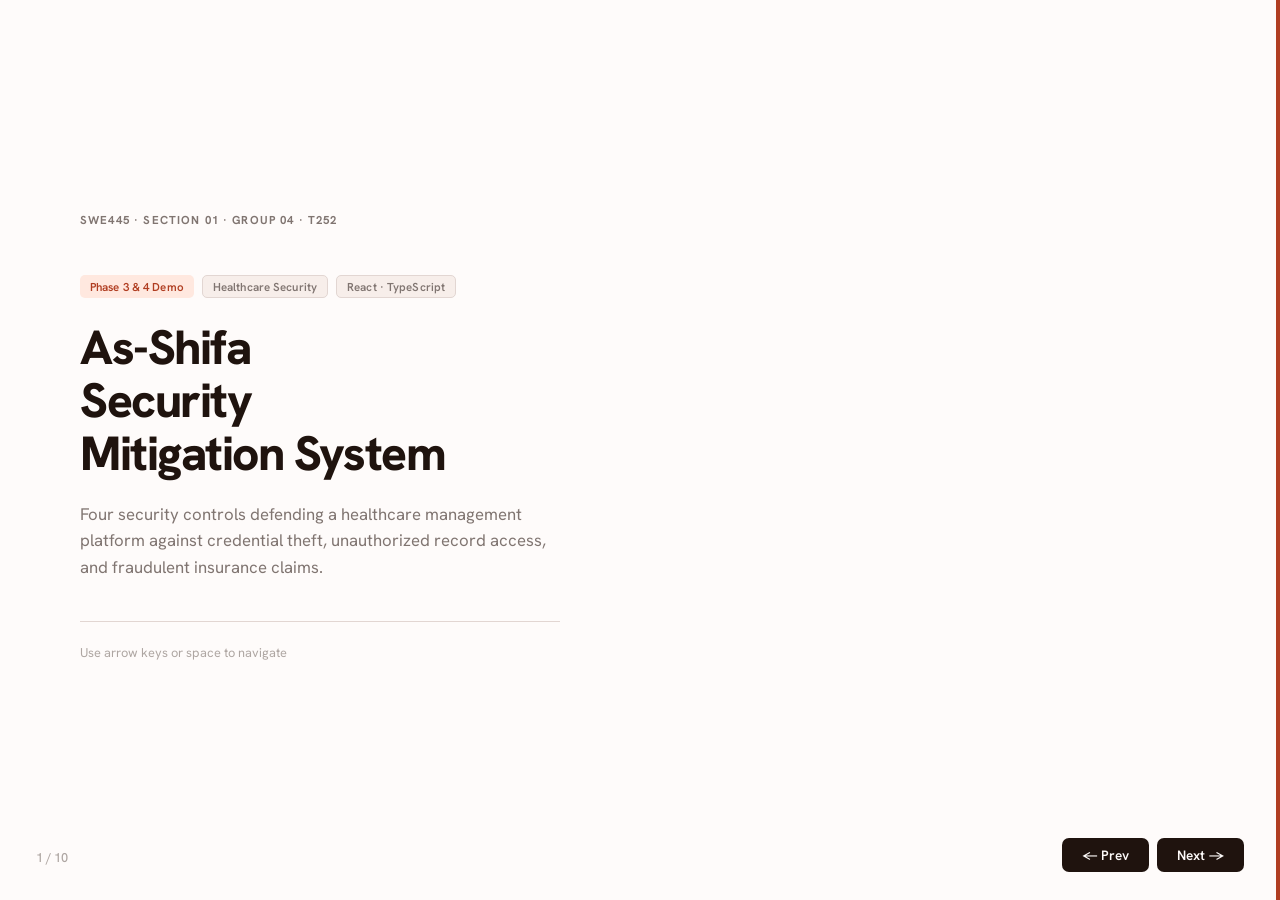
<file: presentation.html>
<!DOCTYPE html>
<html lang="en">
<head>
<meta charset="UTF-8">
<meta name="viewport" content="width=device-width, initial-scale=1.0">
<title>SWE445 Phase 4 — As-Shifa Security System</title>
<link rel="preconnect" href="https://fonts.googleapis.com">
<link rel="preconnect" href="https://fonts.gstatic.com" crossorigin>
<link href="https://fonts.googleapis.com/css2?family=Hanken+Grotesk:wght@300;400;500;600;700;800&display=swap" rel="stylesheet">
<style>
:root {
  --canvas:        oklch(99% 0.004 42);
  --paper:         oklch(97.5% 0.008 42);
  --surface:       oklch(95.5% 0.011 42);
  --surface-2:     oklch(93% 0.014 42);
  --border:        oklch(88.5% 0.015 42);
  --border-strong: oklch(80% 0.019 42);
  --ink:           oklch(20% 0.022 42);
  --ink-2:         oklch(37% 0.019 42);
  --muted:         oklch(57% 0.015 42);
  --subtle:        oklch(73% 0.011 42);
  --accent:        oklch(52% 0.155 35);
  --accent-hover:  oklch(46% 0.148 35);
  --accent-light:  oklch(95.5% 0.038 35);
  --accent-dim:    oklch(92% 0.046 35);
  --sage:          oklch(58% 0.13 155);
  --sage-light:    oklch(95.5% 0.036 155);
  --amber:         oklch(74% 0.13 75);
  --amber-light:   oklch(96% 0.030 75);
  --red:           oklch(55% 0.18 25);
  --red-light:     oklch(96% 0.030 25);
}

* { box-sizing: border-box; margin: 0; padding: 0; }

body {
  font-family: 'Hanken Grotesk', system-ui, sans-serif;
  background: var(--paper);
  color: var(--ink);
  -webkit-font-smoothing: antialiased;
}

/* ── Slide shell ── */
.slide {
  display: none;
  min-height: 100vh;
  padding: 56px 80px 80px;
  flex-direction: column;
  justify-content: center;
  animation: fade-up 0.35s cubic-bezier(0.22,1,0.36,1) forwards;
}
.slide.active { display: flex; }

@keyframes fade-up {
  from { opacity: 0; transform: translateY(8px); }
  to   { opacity: 1; transform: translateY(0); }
}

/* ── Typography ── */
h1 {
  font-size: 3rem;
  font-weight: 800;
  letter-spacing: -0.03em;
  line-height: 1.1;
  color: var(--ink);
}
h2 {
  font-size: 1.75rem;
  font-weight: 700;
  letter-spacing: -0.02em;
  color: var(--ink);
  margin-bottom: 28px;
  padding-bottom: 16px;
  border-bottom: 1px solid var(--border);
}
h3 {
  font-size: 1rem;
  font-weight: 700;
  letter-spacing: -0.01em;
  color: var(--ink);
  margin-bottom: 10px;
}
p { font-size: 0.95rem; line-height: 1.7; color: var(--muted); }
code {
  font-family: ui-monospace, 'Cascadia Code', monospace;
  font-size: 0.82rem;
  background: var(--surface);
  border: 1px solid var(--border);
  border-radius: 4px;
  padding: 1px 6px;
  color: var(--accent);
}

/* ── Tags ── */
.tag {
  display: inline-flex; align-items: center;
  padding: 3px 10px; border-radius: 5px;
  font-size: 0.72rem; font-weight: 600;
  letter-spacing: 0.01em;
}
.tag-accent  { background: var(--accent-light);  color: var(--accent); }
.tag-sage    { background: var(--sage-light);     color: var(--sage); }
.tag-amber   { background: var(--amber-light);    color: oklch(52% 0.15 75); }
.tag-red     { background: var(--red-light);      color: var(--red); }
.tag-neutral { background: var(--surface); color: var(--muted); border: 1px solid var(--border); }

/* ── Cards ── */
.card {
  background: var(--canvas);
  border: 1px solid var(--border);
  border-radius: 10px;
  padding: 20px;
  transition: border-color 0.18s, box-shadow 0.18s;
}
.card-accent { border-color: var(--accent-light); background: var(--accent-light); }
.card-sage   { border-color: var(--sage-light);   background: var(--sage-light); }
.card-amber  { border-color: var(--amber-light);  background: var(--amber-light); }

/* ── Layouts ── */
.grid2 { display: grid; grid-template-columns: 1fr 1fr; gap: 32px; }
.grid3 { display: grid; grid-template-columns: repeat(3,1fr); gap: 20px; }
.grid4 { display: grid; grid-template-columns: repeat(4,1fr); gap: 16px; }

/* ── Lists ── */
ul { list-style: none; padding: 0; }
ul li {
  padding: 6px 0 6px 20px;
  position: relative;
  color: var(--ink-2);
  font-size: 0.92rem;
  line-height: 1.5;
}
ul li::before { content: "—"; position: absolute; left: 0; color: var(--subtle); }

/* ── Metric numbers ── */
.metric { text-align: center; }
.metric-num { font-size: 2.8rem; font-weight: 800; color: var(--accent); letter-spacing: -0.04em; line-height: 1; }
.metric-label { font-size: 0.72rem; font-weight: 600; color: var(--muted); text-transform: uppercase; letter-spacing: 0.06em; margin-top: 6px; }

/* ── Divider ── */
.divider { height: 1px; background: var(--border); margin: 20px 0; }

/* ── Threat rows ── */
.threat-row {
  display: flex; align-items: flex-start; gap: 16px;
  padding: 18px 20px;
  background: var(--canvas);
  border: 1px solid var(--border);
  border-radius: 10px;
  margin-bottom: 12px;
}
.threat-icon { font-size: 1.4rem; margin-top: 2px; flex-shrink: 0; }
.threat-name { font-size: 0.95rem; font-weight: 700; color: var(--ink); }
.threat-desc { font-size: 0.8rem; color: var(--muted); margin-top: 2px; }
.arrow { color: var(--border-strong); font-size: 1.2rem; flex-shrink: 0; margin-top: 4px; }
.mit-chips { display: flex; flex-direction: column; gap: 5px; }
.mit-chip {
  font-size: 0.77rem; font-weight: 600; color: var(--accent);
  background: var(--accent-light);
  border-radius: 5px; padding: 3px 9px;
  white-space: nowrap;
}

/* ── Test table ── */
table { width: 100%; border-collapse: collapse; font-size: 0.82rem; }
thead th {
  background: var(--surface);
  border-bottom: 1px solid var(--border-strong);
  padding: 10px 14px;
  text-align: left;
  font-weight: 700;
  font-size: 0.72rem;
  letter-spacing: 0.05em;
  text-transform: uppercase;
  color: var(--muted);
}
tbody td {
  padding: 9px 14px;
  border-bottom: 1px solid var(--border);
  color: var(--ink-2);
  vertical-align: top;
}
tbody tr:hover td { background: var(--surface); }
.pass { color: var(--sage); font-weight: 700; }
.fail { color: var(--red); font-weight: 700; }
.type-normal   { color: var(--accent); font-weight: 600; }
.type-invalid  { color: var(--red); font-weight: 600; }
.type-boundary { color: var(--amber); font-weight: 600; }
.type-edge     { color: var(--muted); font-weight: 600; }

/* ── DB table ── */
.db-card {
  background: var(--canvas);
  border: 1px solid var(--border);
  border-radius: 10px;
  overflow: hidden;
  margin-bottom: 16px;
}
.db-card-header {
  background: var(--surface);
  border-bottom: 1px solid var(--border);
  padding: 10px 16px;
  font-size: 0.8rem;
  font-weight: 700;
  color: var(--ink);
  letter-spacing: -0.01em;
}
.db-row {
  padding: 7px 16px;
  border-bottom: 1px solid var(--border);
  font-family: ui-monospace, monospace;
  font-size: 0.78rem;
  color: var(--ink-2);
  display: flex; gap: 10px; align-items: center;
}
.db-row:last-child { border-bottom: none; }
.pk { color: var(--accent); font-weight: 700; background: var(--accent-light); padding: 1px 5px; border-radius: 3px; font-size: 0.68rem; }
.fk { color: var(--sage); font-weight: 700; background: var(--sage-light); padding: 1px 5px; border-radius: 3px; font-size: 0.68rem; }
.ak { color: oklch(52% 0.15 75); font-weight: 700; background: var(--amber-light); padding: 1px 5px; border-radius: 3px; font-size: 0.68rem; }

/* ── Feature card ── */
.feature-card {
  background: var(--canvas);
  border: 1px solid var(--border);
  border-radius: 10px;
  padding: 22px;
  transition: border-color 0.18s, box-shadow 0.18s;
}
.feature-card:hover { border-color: var(--border-strong); box-shadow: 0 3px 16px oklch(20% 0.022 42 / 0.05); }
.feature-icon { font-size: 1.8rem; margin-bottom: 10px; display: block; }
.feature-title { font-size: 0.95rem; font-weight: 700; color: var(--ink); margin-bottom: 4px; }
.feature-sub { font-size: 0.78rem; color: var(--muted); }

/* ── Section label ── */
.section-label {
  font-size: 0.7rem; font-weight: 700; color: var(--muted);
  text-transform: uppercase; letter-spacing: 0.08em;
  margin-bottom: 16px;
}

/* ── Req list ── */
.req-row {
  display: flex; align-items: flex-start; gap: 10px;
  padding: 9px 0;
  border-bottom: 1px solid var(--border);
  font-size: 0.85rem;
}
.req-row:last-child { border-bottom: none; }
.req-id { font-weight: 700; color: var(--accent); flex-shrink: 0; width: 72px; }
.req-text { color: var(--ink-2); line-height: 1.45; }

/* ── Navigation ── */
.nav-bar {
  position: fixed; bottom: 28px; right: 36px;
  display: flex; align-items: center; gap: 8px; z-index: 100;
}
.nav-btn {
  background: var(--ink);
  border: none; color: var(--canvas);
  padding: 8px 20px; border-radius: 7px;
  cursor: pointer; font-size: 0.85rem; font-weight: 600;
  font-family: 'Hanken Grotesk', sans-serif;
  transition: background 0.14s;
}
.nav-btn:hover { background: var(--ink-2); }
.slide-counter {
  position: fixed; bottom: 34px; left: 36px;
  color: var(--subtle); font-size: 0.8rem; font-weight: 500;
}

/* ── Title slide ── */
.slide-title {
  background: var(--canvas);
  border-right: 4px solid var(--accent);
}

/* ── Wordmark ── */
.wordmark {
  font-size: 0.72rem; font-weight: 700; color: var(--muted);
  text-transform: uppercase; letter-spacing: 0.1em;
  margin-bottom: 48px;
}

/* ── Step pills ── */
.step-row { display: flex; align-items: center; gap: 10px; margin-bottom: 10px; }
.step-num {
  width: 22px; height: 22px; border-radius: 50%;
  background: var(--accent); color: white;
  font-size: 0.7rem; font-weight: 700;
  display: flex; align-items: center; justify-content: center;
  flex-shrink: 0;
}
.step-text { font-size: 0.88rem; color: var(--ink-2); }
</style>
</head>
<body>

<!-- ── SLIDE 1: Title ── -->
<div class="slide slide-title active" id="s1">
  <div class="wordmark">SWE445 · Section 01 · Group 04 · T252</div>
  <div style="max-width:680px">
    <div style="display:flex;gap:8px;margin-bottom:24px;flex-wrap:wrap">
      <span class="tag tag-accent">Phase 3 &amp; 4 Demo</span>
      <span class="tag tag-neutral">Healthcare Security</span>
      <span class="tag tag-neutral">React · TypeScript</span>
    </div>
    <h1>As-Shifa<br>Security<br>Mitigation System</h1>
    <p style="margin-top:20px;max-width:480px;font-size:1.05rem;line-height:1.6">
      Four security controls defending a healthcare management platform against credential theft, unauthorized record access, and fraudulent insurance claims.
    </p>
    <div class="divider" style="margin-top:40px;max-width:480px"></div>
    <p style="font-size:0.8rem;color:var(--subtle)">Use arrow keys or space to navigate</p>
  </div>
</div>

<!-- ── SLIDE 2: System Overview ── -->
<div class="slide" id="s2">
  <h2>System Overview</h2>
  <div class="grid2" style="align-items:start">
    <div>
      <p class="section-label">What was built</p>
      <p style="margin-bottom:20px">A frontend security demonstration for a healthcare platform. Four interactive modules each implement a specific security control from the SRS.</p>
      <div class="divider"></div>
      <p class="section-label">Stack</p>
      <ul>
        <li>React 18 + TypeScript</li>
        <li>Vite 6 build tool</li>
        <li>Tailwind CSS + Radix UI (shadcn)</li>
        <li>Role-Based Access Control logic</li>
        <li>bcrypt hashing simulation (AUTH-05)</li>
        <li>7 audit log entries with live search &amp; filter</li>
      </ul>
    </div>
    <div>
      <div class="grid2" style="gap:12px;margin-bottom:12px">
        <div class="card metric">
          <div class="metric-num">4</div>
          <div class="metric-label">Security Controls</div>
        </div>
        <div class="card metric">
          <div class="metric-num">3</div>
          <div class="metric-label">Threats Mitigated</div>
        </div>
        <div class="card metric">
          <div class="metric-num">16</div>
          <div class="metric-label">Test Cases</div>
        </div>
        <div class="card metric">
          <div class="metric-num">0</div>
          <div class="metric-label">Runtime Errors</div>
        </div>
      </div>
      <div class="card card-accent">
        <p style="font-size:0.82rem;color:var(--accent);font-weight:600">All Phase 3 criteria met — 3 use cases implemented, code quality clean, database design documented.</p>
      </div>
    </div>
  </div>
</div>

<!-- ── SLIDE 3: Threats & Mitigations ── -->
<div class="slide" id="s3">
  <h2>Threat Model &amp; Mitigations</h2>
  <div style="max-width:820px">
    <div class="threat-row">
      <span class="threat-icon">🔑</span>
      <div style="flex:1">
        <div class="threat-name">MUC-01 — Steal Login Credentials</div>
        <div class="threat-desc">Attacker brute-forces or steals doctor/admin passwords to access patient records</div>
      </div>
      <span class="arrow">→</span>
      <div class="mit-chips">
        <span class="mit-chip">🔒 Password Encryption  AUTH-05</span>
        <span class="mit-chip">🛡️ Multi-Factor Auth  AUTH-02</span>
      </div>
    </div>
    <div class="threat-row">
      <span class="threat-icon">📋</span>
      <div style="flex:1">
        <div class="threat-name">MUC-02 — Access Medical Records Illegally</div>
        <div class="threat-desc">Unauthorized user or wrong doctor attempts to read a patient's record</div>
      </div>
      <span class="arrow">→</span>
      <div class="mit-chips">
        <span class="mit-chip">👥 Access Control RBAC  AUTHZ-01–04</span>
      </div>
    </div>
    <div class="threat-row">
      <span class="threat-icon">⚠️</span>
      <div style="flex:1">
        <div class="threat-name">MUC-03 &amp; 04 — Modify Records / Fake Insurance Claim</div>
        <div class="threat-desc">Malicious insider tampers with medical records or submits fraudulent claims</div>
      </div>
      <span class="arrow">→</span>
      <div class="mit-chips">
        <span class="mit-chip">📄 Audit Logs &amp; Monitoring  AUD-01–05</span>
      </div>
    </div>
  </div>
</div>

<!-- ── SLIDE 4: Password Encryption ── -->
<div class="slide" id="s4">
  <div style="display:flex;gap:10px;margin-bottom:8px;flex-wrap:wrap">
    <span class="tag tag-accent">AUTH-05</span>
    <span class="tag tag-red">MUC-01</span>
    <span class="tag tag-neutral">Feature 1 of 4</span>
  </div>
  <h2 style="margin-top:12px">Password Encryption</h2>
  <div class="grid2" style="align-items:start">
    <div>
      <p class="section-label">What it demonstrates</p>
      <ul>
        <li>Real-time strength checker — 5 requirements</li>
        <li>8+ chars · uppercase · lowercase · number · special char</li>
        <li>Password confirmation match validation</li>
        <li>bcrypt hashing with salt on submit (AUTH-05)</li>
        <li>Button disabled until all requirements pass</li>
      </ul>
      <div class="divider"></div>
      <p class="section-label">Demo script</p>
      <div class="step-row"><span class="step-num">1</span><span class="step-text">Type <code>abc</code> → see red ✗ for 4 requirements</span></div>
      <div class="step-row"><span class="step-num">2</span><span class="step-text">Type <code>Admin@1234</code> → all turn green</span></div>
      <div class="step-row"><span class="step-num">3</span><span class="step-text">Confirm field → match indicator appears</span></div>
      <div class="step-row"><span class="step-num">4</span><span class="step-text">Click "Encrypt and Store" → bcrypt confirmation</span></div>
    </div>
    <div>
      <p class="section-label">Requirements implemented</p>
      <div class="req-row"><span class="req-id">AUTH-03</span><span class="req-text">Password complexity policy enforced before storage</span></div>
      <div class="req-row"><span class="req-id">AUTH-05</span><span class="req-text">Passwords stored as bcrypt hash with per-user salt</span></div>
      <div class="req-row"><span class="req-id">CONF-01</span><span class="req-text">Plaintext password never stored or transmitted</span></div>
      <div style="height:12px"></div>
      <div class="card card-sage">
        <p style="font-size:0.82rem;color:var(--sage);font-weight:600;margin-bottom:6px">Test data</p>
        <p style="font-size:0.8rem;color:var(--ink-2)">Valid: <code>Admin@1234</code><br>Invalid: <code>abc</code>, <code>password</code>, <code>12345678</code></p>
      </div>
    </div>
  </div>
</div>

<!-- ── SLIDE 5: MFA ── -->
<div class="slide" id="s5">
  <div style="display:flex;gap:10px;margin-bottom:8px;flex-wrap:wrap">
    <span class="tag tag-accent">AUTH-02</span>
    <span class="tag tag-red">MUC-01</span>
    <span class="tag tag-neutral">Feature 2 of 4</span>
  </div>
  <h2 style="margin-top:12px">Multi-Factor Authentication</h2>
  <div class="grid2" style="align-items:start">
    <div>
      <p class="section-label">What it demonstrates</p>
      <ul>
        <li>3-step flow: Credentials → OTP code → Success</li>
        <li>3 methods: Authenticator App, SMS, Email</li>
        <li>6-digit OTP input with auto-focus between cells</li>
        <li>Wrong code → error shown (rejects invalid input)</li>
        <li>Correct code <code>123456</code> → success with auth checklist</li>
      </ul>
      <div class="divider"></div>
      <p class="section-label">Demo script</p>
      <div class="step-row"><span class="step-num">1</span><span class="step-text">Enter <code>doctor@asshifa.com</code> + any password</span></div>
      <div class="step-row"><span class="step-num">2</span><span class="step-text">Select "Authenticator App" method</span></div>
      <div class="step-row"><span class="step-num">3</span><span class="step-text">Type <code>000000</code> → see "Invalid code" error</span></div>
      <div class="step-row"><span class="step-num">4</span><span class="step-text">Type <code>123456</code> → see success screen</span></div>
    </div>
    <div>
      <p class="section-label">Requirements implemented</p>
      <div class="req-row"><span class="req-id">AUTH-01</span><span class="req-text">Credential verification before second factor</span></div>
      <div class="req-row"><span class="req-id">AUTH-02</span><span class="req-text">MFA required for doctors and administrators</span></div>
      <div class="req-row"><span class="req-id">AUTHZ-01</span><span class="req-text">Role-based access granted only after MFA</span></div>
      <div class="req-row"><span class="req-id">AUD-01</span><span class="req-text">Login event logged on success</span></div>
      <div style="height:12px"></div>
      <div class="card card-sage">
        <p style="font-size:0.82rem;color:var(--sage);font-weight:600;margin-bottom:6px">Test data</p>
        <p style="font-size:0.8rem;color:var(--ink-2)">Correct OTP: <code>123456</code><br>Wrong OTP: <code>000000</code>, <code>999999</code>, any other 6 digits</p>
      </div>
    </div>
  </div>
</div>

<!-- ── SLIDE 6: Access Control ── -->
<div class="slide" id="s6">
  <div style="display:flex;gap:10px;margin-bottom:8px;flex-wrap:wrap">
    <span class="tag tag-accent">AUTHZ-01–04</span>
    <span class="tag tag-red">MUC-02</span>
    <span class="tag tag-neutral">Feature 3 of 4</span>
  </div>
  <h2 style="margin-top:12px">Access Control (RBAC)</h2>
  <div class="grid2" style="align-items:start">
    <div>
      <p class="section-label">Role rules</p>
      <ul>
        <li><strong>Patient</strong> — own records only (AUTHZ-03)</li>
        <li><strong>Doctor</strong> — assigned patients only (AUTHZ-02)</li>
        <li><strong>Administrator</strong> — full access (AUTHZ-04)</li>
        <li><strong>Others</strong> — denied, alert logged (AUD-05)</li>
      </ul>
      <div class="divider"></div>
      <p class="section-label">Demo script — show 4 cases</p>
      <div class="step-row"><span class="step-num">1</span><span class="step-text">Dr. Sarah + R001 → <span style="color:var(--sage);font-weight:700">GRANTED</span> (assigned)</span></div>
      <div class="step-row"><span class="step-num">2</span><span class="step-text">Dr. Mohammed + R001 → <span style="color:var(--red);font-weight:700">DENIED</span> (not his patient)</span></div>
      <div class="step-row"><span class="step-num">3</span><span class="step-text">Ahmad (patient) + R001 → <span style="color:var(--sage);font-weight:700">GRANTED</span> (own record)</span></div>
      <div class="step-row"><span class="step-num">4</span><span class="step-text">Admin + any record → <span style="color:var(--sage);font-weight:700">GRANTED</span> (full access)</span></div>
    </div>
    <div>
      <p class="section-label">Requirements implemented</p>
      <div class="req-row"><span class="req-id">AUTHZ-01</span><span class="req-text">RBAC enforced for every access request</span></div>
      <div class="req-row"><span class="req-id">AUTHZ-02</span><span class="req-text">Doctors limited to their assigned patients</span></div>
      <div class="req-row"><span class="req-id">AUTHZ-03</span><span class="req-text">Patients can view only their own records</span></div>
      <div class="req-row"><span class="req-id">AUTHZ-04</span><span class="req-text">Administrators have unrestricted access</span></div>
      <div class="req-row"><span class="req-id">CONF-03</span><span class="req-text">Unauthorized attempts blocked and logged</span></div>
    </div>
  </div>
</div>

<!-- ── SLIDE 7: Audit Logs ── -->
<div class="slide" id="s7">
  <div style="display:flex;gap:10px;margin-bottom:8px;flex-wrap:wrap">
    <span class="tag tag-accent">AUD-01–05</span>
    <span class="tag tag-red">MUC-03 &amp; 04</span>
    <span class="tag tag-neutral">Feature 4 of 4</span>
  </div>
  <h2 style="margin-top:12px">Audit Logs &amp; Activity Monitoring</h2>
  <div class="grid2" style="align-items:start">
    <div>
      <p class="section-label">What it demonstrates</p>
      <ul>
        <li>7 pre-loaded log entries across all event types</li>
        <li>Live search by user name, action, resource ID</li>
        <li>Filter by status: All / Success / Denied / Suspicious</li>
        <li>Suspicious activity banner with alert count</li>
        <li>"View Details" modal — full event breakdown + IP</li>
      </ul>
      <div class="divider"></div>
      <p class="section-label">Demo script</p>
      <div class="step-row"><span class="step-num">1</span><span class="step-text">Show full log — point out amber suspicious rows</span></div>
      <div class="step-row"><span class="step-num">2</span><span class="step-text">Filter → "Suspicious Only" → 2 results</span></div>
      <div class="step-row"><span class="step-num">3</span><span class="step-text">Click LOG-005 → brute force, external IP shown</span></div>
      <div class="step-row"><span class="step-num">4</span><span class="step-text">Search "Dr. Sarah" → 2 filtered entries</span></div>
    </div>
    <div>
      <p class="section-label">Requirements implemented</p>
      <div class="req-row"><span class="req-id">AUD-01</span><span class="req-text">All user activities logged (login, access, updates)</span></div>
      <div class="req-row"><span class="req-id">AUD-02</span><span class="req-text">User identity recorded for every event</span></div>
      <div class="req-row"><span class="req-id">AUD-03</span><span class="req-text">Timestamp on all system transactions</span></div>
      <div class="req-row"><span class="req-id">AUD-04</span><span class="req-text">Admins can review and filter the log</span></div>
      <div class="req-row"><span class="req-id">AUD-05</span><span class="req-text">Real-time suspicious activity alert banner</span></div>
      <div class="req-row"><span class="req-id">INT-02</span><span class="req-text">Record modification history maintained</span></div>
    </div>
  </div>
</div>

<!-- ── SLIDE 8: Test Cases ── -->
<div class="slide" id="s8">
  <h2>Phase 4 — Test Execution Results</h2>
  <div style="overflow-x:auto">
    <table>
      <thead>
        <tr>
          <th>#</th><th>Feature</th><th>Type</th><th>Input / Action</th><th>Expected Result</th><th>Status</th>
        </tr>
      </thead>
      <tbody>
        <tr><td style="color:var(--muted);font-weight:600">TC-01</td><td>Password</td><td class="type-normal">Normal</td><td>Enter <code>Admin@1234</code>, confirm matches</td><td>All 5 requirements green, button enabled</td><td class="pass">PASS</td></tr>
        <tr><td style="color:var(--muted);font-weight:600">TC-02</td><td>Password</td><td class="type-invalid">Invalid</td><td>Enter <code>abc</code></td><td>4 requirements red, button disabled</td><td class="pass">PASS</td></tr>
        <tr><td style="color:var(--muted);font-weight:600">TC-03</td><td>Password</td><td class="type-boundary">Boundary</td><td>Enter exactly 8 chars with all types: <code>Admin@12</code></td><td>All requirements met</td><td class="pass">PASS</td></tr>
        <tr><td style="color:var(--muted);font-weight:600">TC-04</td><td>Password</td><td class="type-edge">Edge</td><td>Strong password, confirm field left empty</td><td>Button stays disabled</td><td class="pass">PASS</td></tr>
        <tr><td style="color:var(--muted);font-weight:600">TC-05</td><td>MFA</td><td class="type-normal">Normal</td><td>Enter credentials → type <code>123456</code></td><td>Success screen with auth checklist</td><td class="pass">PASS</td></tr>
        <tr><td style="color:var(--muted);font-weight:600">TC-06</td><td>MFA</td><td class="type-invalid">Invalid</td><td>Enter wrong code <code>000000</code></td><td>"Invalid verification code" error shown</td><td class="pass">PASS</td></tr>
        <tr><td style="color:var(--muted);font-weight:600">TC-07</td><td>MFA</td><td class="type-boundary">Boundary</td><td>Enter only 5 digits</td><td>Verify button disabled — incomplete</td><td class="pass">PASS</td></tr>
        <tr><td style="color:var(--muted);font-weight:600">TC-08</td><td>MFA</td><td class="type-edge">Edge</td><td>Leave username/password empty, submit</td><td>Form validation blocks — step 1 required</td><td class="pass">PASS</td></tr>
        <tr><td style="color:var(--muted);font-weight:600">TC-09</td><td>Access Control</td><td class="type-normal">Normal</td><td>Dr. Sarah + R001 (assigned to her)</td><td>ACCESS GRANTED — logged with timestamp</td><td class="pass">PASS</td></tr>
        <tr><td style="color:var(--muted);font-weight:600">TC-10</td><td>Access Control</td><td class="type-invalid">Invalid</td><td>Dr. Mohammed + R001 (not his patient)</td><td>ACCESS DENIED — security alert displayed</td><td class="pass">PASS</td></tr>
        <tr><td style="color:var(--muted);font-weight:600">TC-11</td><td>Access Control</td><td class="type-normal">Normal</td><td>Patient Ahmad + R001 (own record)</td><td>ACCESS GRANTED (AUTHZ-03)</td><td class="pass">PASS</td></tr>
        <tr><td style="color:var(--muted);font-weight:600">TC-12</td><td>Access Control</td><td class="type-edge">Edge</td><td>Click "Request Access" with nothing selected</td><td>Button disabled — cannot submit</td><td class="pass">PASS</td></tr>
        <tr><td style="color:var(--muted);font-weight:600">TC-13</td><td>Audit Logs</td><td class="type-normal">Normal</td><td>Filter → "Suspicious Only"</td><td>2 suspicious entries shown</td><td class="pass">PASS</td></tr>
        <tr><td style="color:var(--muted);font-weight:600">TC-14</td><td>Audit Logs</td><td class="type-normal">Normal</td><td>Search "Dr. Sarah"</td><td>Filtered to Dr. Sarah's entries</td><td class="pass">PASS</td></tr>
        <tr><td style="color:var(--muted);font-weight:600">TC-15</td><td>Audit Logs</td><td class="type-invalid">Invalid</td><td>Search "xyz123" (nonexistent)</td><td>Empty table — 0 results</td><td class="pass">PASS</td></tr>
        <tr><td style="color:var(--muted);font-weight:600">TC-16</td><td>Audit Logs</td><td class="type-edge">Edge</td><td>Click "View Details" on LOG-005</td><td>Full event + admin action warning shown</td><td class="pass">PASS</td></tr>
      </tbody>
    </table>
  </div>
</div>

<!-- ── SLIDE 9: Database Design ── -->
<div class="slide" id="s9">
  <h2>Database Design</h2>
  <div class="grid3" style="align-items:start">
    <div>
      <div class="db-card">
        <div class="db-card-header">Users</div>
        <div class="db-row"><span class="pk">PK</span> user_id VARCHAR</div>
        <div class="db-row">name VARCHAR NOT NULL</div>
        <div class="db-row">email VARCHAR <span class="ak">AK</span></div>
        <div class="db-row">role ENUM(patient, doctor, admin, insurance)</div>
        <div class="db-row">password_hash VARCHAR</div>
        <div class="db-row">created_at TIMESTAMP</div>
      </div>
      <div class="card card-accent" style="margin-top:8px">
        <p style="font-size:0.78rem;color:var(--accent);font-weight:600">password_hash stores bcrypt output — plaintext never saved (AUTH-05)</p>
      </div>
    </div>
    <div>
      <div class="db-card">
        <div class="db-card-header">Medical Records</div>
        <div class="db-row"><span class="pk">PK</span> record_id VARCHAR</div>
        <div class="db-row"><span class="fk">FK</span> patient_id → Users</div>
        <div class="db-row"><span class="fk">FK</span> assigned_doctor_id → Users</div>
        <div class="db-row">content TEXT</div>
        <div class="db-row">last_updated TIMESTAMP</div>
        <div class="db-row">version INT DEFAULT 1</div>
      </div>
      <div class="card card-sage" style="margin-top:8px">
        <p style="font-size:0.78rem;color:var(--sage);font-weight:600">assigned_doctor_id enables AUTHZ-02 — doctors only see their patients</p>
      </div>
    </div>
    <div>
      <div class="db-card">
        <div class="db-card-header">Audit Logs</div>
        <div class="db-row"><span class="pk">PK</span> log_id VARCHAR</div>
        <div class="db-row"><span class="fk">FK</span> user_id → Users</div>
        <div class="db-row">action VARCHAR — AUD-01</div>
        <div class="db-row">resource_type VARCHAR</div>
        <div class="db-row">resource_id VARCHAR</div>
        <div class="db-row">result ENUM(success, denied, suspicious)</div>
        <div class="db-row">ip_address VARCHAR — AUD-02</div>
        <div class="db-row">timestamp TIMESTAMP <span class="ak">AK</span></div>
      </div>
      <div class="card" style="margin-top:8px;background:var(--surface)">
        <p style="font-size:0.72rem;color:var(--muted);margin-bottom:6px;font-weight:600">KEY LEGEND</p>
        <p style="font-size:0.75rem;color:var(--ink-2)"><span class="pk">PK</span> Primary key &nbsp; <span class="fk">FK</span> Foreign key &nbsp; <span class="ak">AK</span> Alternate key</p>
      </div>
    </div>
  </div>
</div>

<!-- ── SLIDE 10: Summary ── -->
<div class="slide" id="s10">
  <div class="wordmark">SWE445 · Section 01 · Group 04 · T252</div>
  <h1 style="margin-bottom:16px">All criteria met.</h1>
  <p style="font-size:1.05rem;max-width:520px;margin-bottom:40px">16 / 16 test cases passed. Zero runtime errors. Four security controls live and demonstrable.</p>
  <div class="grid4" style="max-width:800px;margin-bottom:40px">
    <div class="feature-card">
      <span class="feature-icon">🔒</span>
      <div class="feature-title">Password Encryption</div>
      <div class="feature-sub">AUTH-05 · bcrypt</div>
    </div>
    <div class="feature-card">
      <span class="feature-icon">🛡️</span>
      <div class="feature-title">Multi-Factor Auth</div>
      <div class="feature-sub">AUTH-02 · OTP</div>
    </div>
    <div class="feature-card">
      <span class="feature-icon">👥</span>
      <div class="feature-title">Access Control</div>
      <div class="feature-sub">AUTHZ-01–04 · RBAC</div>
    </div>
    <div class="feature-card">
      <span class="feature-icon">📄</span>
      <div class="feature-title">Audit Logs</div>
      <div class="feature-sub">AUD-01–05 · Monitoring</div>
    </div>
  </div>
  <div class="divider" style="max-width:800px"></div>
  <p style="font-size:0.8rem;color:var(--subtle)">As-Shifa Security Mitigation System — Healthcare Management Platform</p>
</div>

<!-- ── Nav ── -->
<div class="nav-bar">
  <button class="nav-btn" onclick="prev()">← Prev</button>
  <button class="nav-btn" onclick="next()">Next →</button>
</div>
<div class="slide-counter" id="counter">1 / 10</div>

<script>
  const slides = document.querySelectorAll('.slide');
  let cur = 0;
  function show(n) {
    slides[cur].classList.remove('active');
    cur = (n + slides.length) % slides.length;
    slides[cur].classList.add('active');
    document.getElementById('counter').textContent = (cur+1) + ' / ' + slides.length;
  }
  function next() { show(cur + 1); }
  function prev() { show(cur - 1); }
  document.addEventListener('keydown', e => {
    if (e.key === 'ArrowRight' || e.key === ' ') { e.preventDefault(); next(); }
    if (e.key === 'ArrowLeft') { e.preventDefault(); prev(); }
  });
</script>
</body>
</html>
</file>
